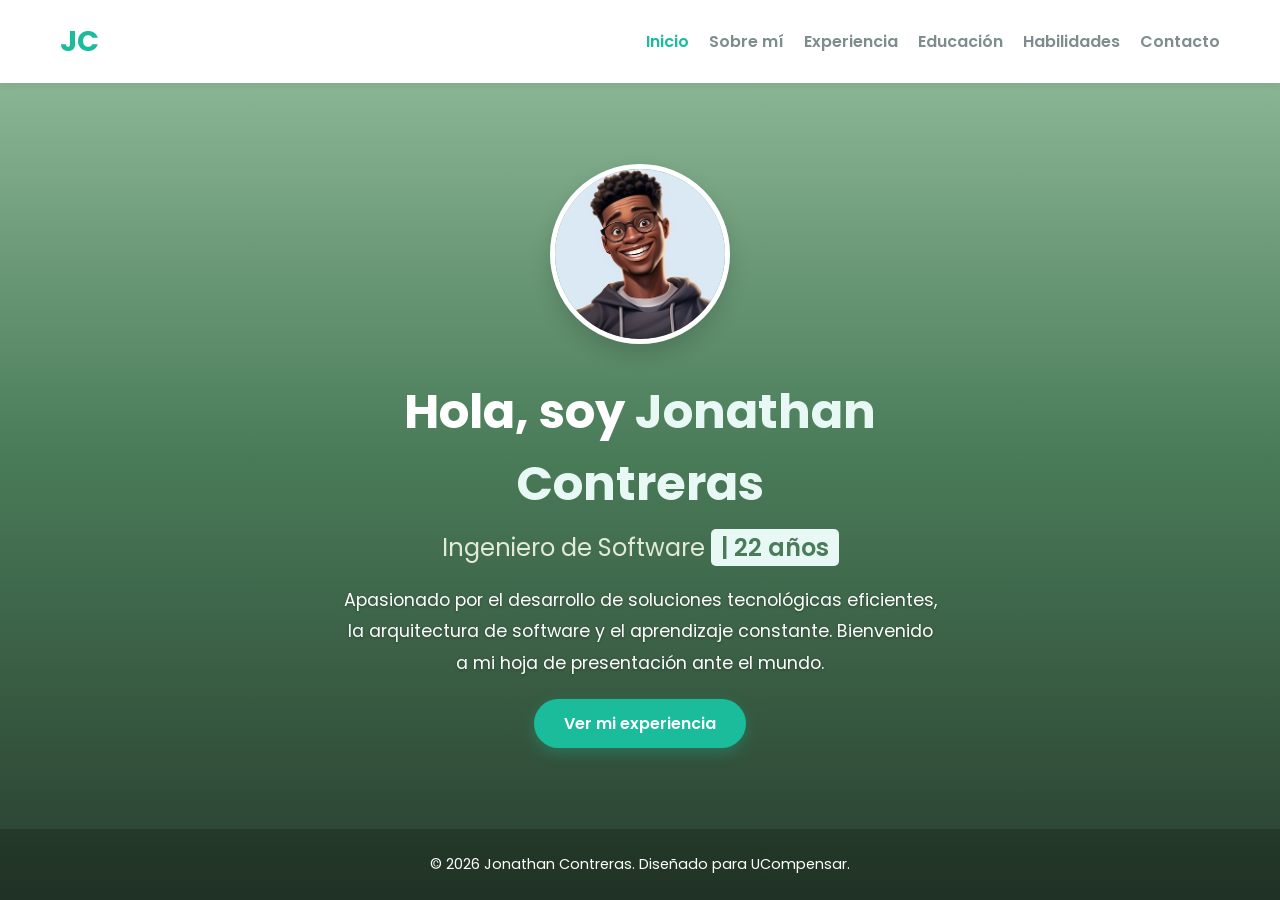
<file: index.html>
<!DOCTYPE html>
<html lang="es">
<head>
    <meta charset="UTF-8">
    <meta name="viewport" content="width=device-width, initial-scale=1.0">
    <title>Jonathan Contreras | Ingeniero de Software</title>
    <link rel="stylesheet" href="css/styles.css">
</head>
<body>

    <header>
        <nav class="navbar">
            <div class="logo">JC</div>
            <ul class="nav-links">
                <li><a href="index.html" class="active">Inicio</a></li>
                <li><a href="about.html">Sobre mí</a></li>
                <li><a href="experience.html">Experiencia</a></li>
                <li><a href="education.html">Educación</a></li>
                <li><a href="skills.html">Habilidades</a></li>
                <li><a href="contact.html">Contacto</a></li>
            </ul>
        </nav>
    </header>

    <main class="hero-container">
        <section class="hero-content">
            <div class="profile-area">
                <img src="img/foto.jpg" alt="Foto de Jonathan Contreras" class="profile-img">
            </div>
            
            <h1>Hola, soy <strong>Jonathan Contreras</strong></h1>
            <h2>Ingeniero de Software <span class="highlight">| 22 años</span></h2>
            
            <p class="intro-text">
                Apasionado por el desarrollo de soluciones tecnológicas eficientes, la arquitectura de software y el aprendizaje constante. Bienvenido a mi hoja de presentación ante el mundo.
            </p>
            
            <div class="cta-area">
                <a href="experience.html" class="btn-primary">Ver mi experiencia</a>
            </div>
        </section>
    </main>

    <footer>
        <p>&copy; 2026 Jonathan Contreras. Diseñado para UCompensar.</p>
    </footer>

</body>
</html>
</file>
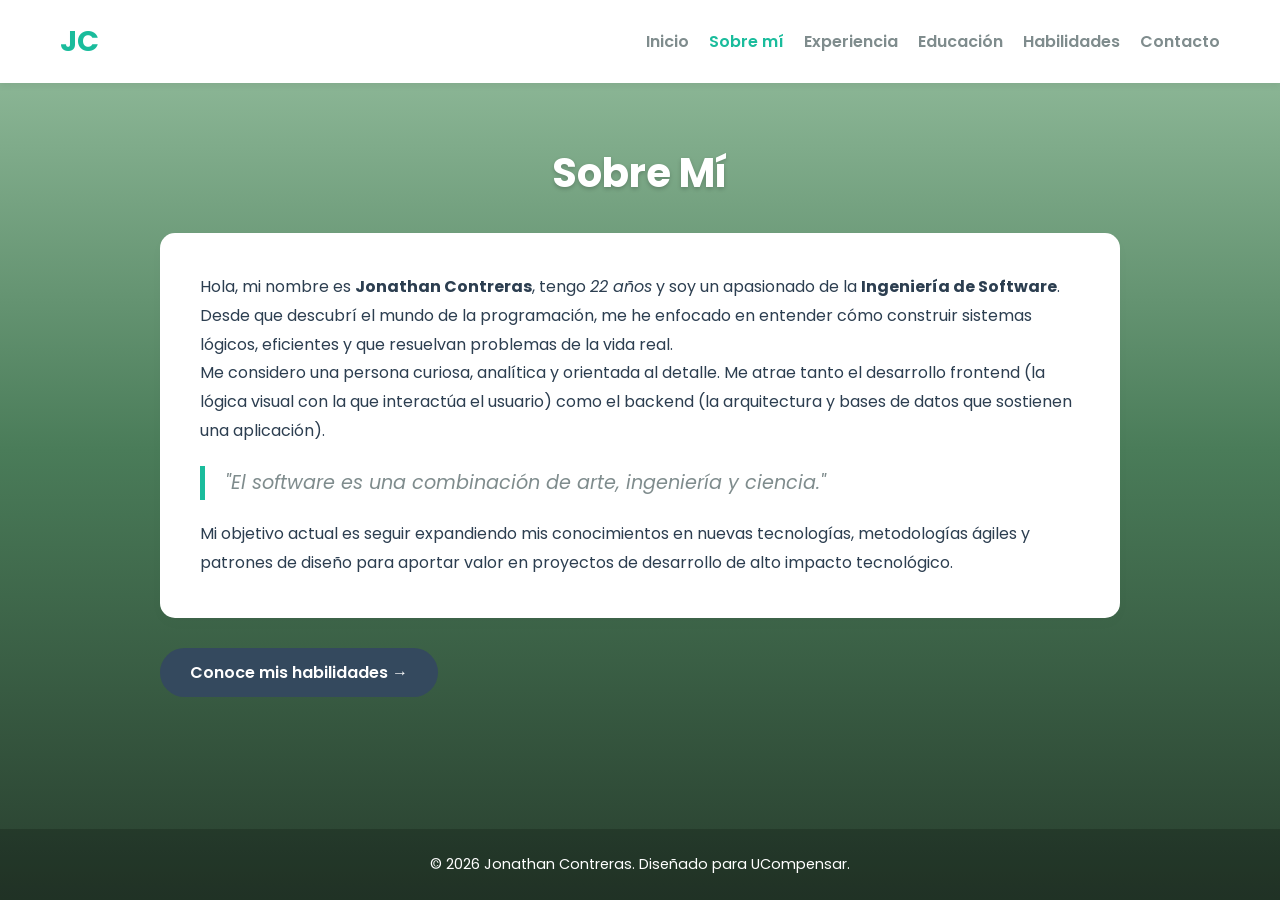
<file: about.html>
<!DOCTYPE html>
<html lang="es">
<head>
    <meta charset="UTF-8">
    <meta name="viewport" content="width=device-width, initial-scale=1.0">
    <title>Sobre Mí | Jonathan Contreras</title>
    <link rel="stylesheet" href="css/styles.css">
</head>
<body>

    <header>
        <nav class="navbar">
            <div class="logo">JC</div>
            <ul class="nav-links">
                <li><a href="index.html">Inicio</a></li>
                <li><a href="about.html" class="active">Sobre mí</a></li>
                <li><a href="experience.html">Experiencia</a></li>
                <li><a href="education.html">Educación</a></li>
                <li><a href="skills.html">Habilidades</a></li>
                <li><a href="contact.html">Contacto</a></li>
            </ul>
        </nav>
    </header>

    <main class="container">
        <section class="about-section">
            <h1 class="section-title">Sobre Mí</h1>
            
            <div class="about-card">
                <div class="about-text">
                    <p>
                        Hola, mi nombre es <strong>Jonathan Contreras</strong>, tengo <em>22 años</em> y soy un apasionado de la <strong>Ingeniería de Software</strong>. Desde que descubrí el mundo de la programación, me he enfocado en entender cómo construir sistemas lógicos, eficientes y que resuelvan problemas de la vida real.
                    </p>
                    <p>
                        Me considero una persona curiosa, analítica y orientada al detalle. Me atrae tanto el desarrollo frontend (la lógica visual con la que interactúa el usuario) como el backend (la arquitectura y bases de datos que sostienen una aplicación).
                    </p>
                    <blockquote>
                        "El software es una combinación de arte, ingeniería y ciencia."
                    </blockquote>
                    <p>
                        Mi objetivo actual es seguir expandiendo mis conocimientos en nuevas tecnologías, metodologías ágiles y patrones de diseño para aportar valor en proyectos de desarrollo de alto impacto tecnológico.
                    </p>
                </div>
            </div>
            
            <div class="cta-area">
                <a href="skills.html" class="btn-secondary">Conoce mis habilidades →</a>
            </div>
        </section>
    </main>

    <footer>
        <p>&copy; 2026 Jonathan Contreras. Diseñado para UCompensar.</p>
    </footer>

</body>
</html>
</file>
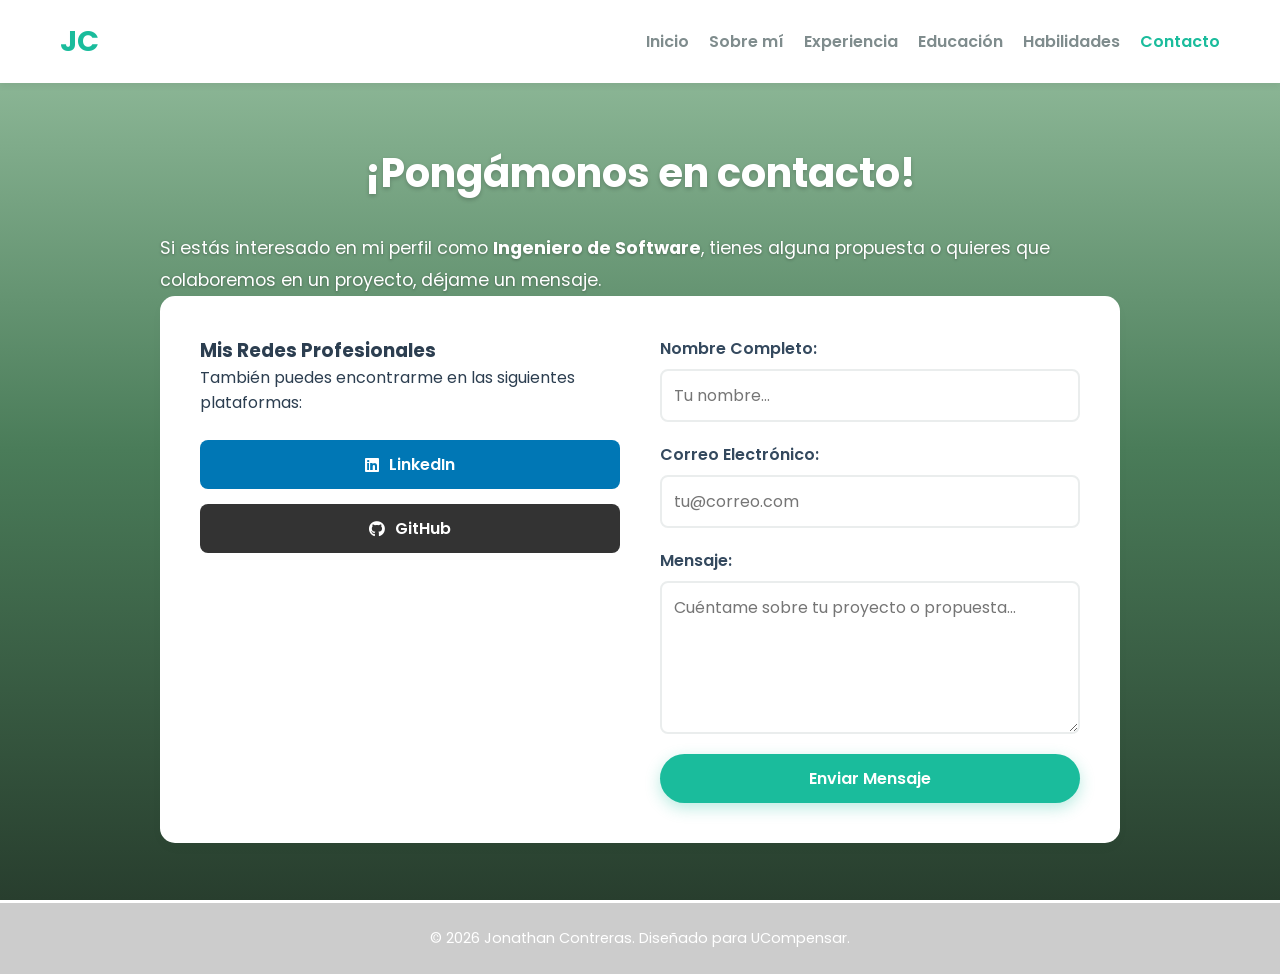
<file: contact.html>
<!DOCTYPE html>
<html lang="es">
<head>
    <meta charset="UTF-8">
    <meta name="viewport" content="width=device-width, initial-scale=1.0">
    <title>Contacto | Jonathan Contreras</title>
    <link rel="stylesheet" href="css/styles.css">
    <link rel="stylesheet" href="https://cdnjs.cloudflare.com/ajax/libs/font-awesome/6.5.1/css/all.min.css">
</head>
<body>

    <header>
        <nav class="navbar">
            <div class="logo">JC</div>
            <ul class="nav-links">
                <li><a href="index.html">Inicio</a></li>
                <li><a href="about.html">Sobre mí</a></li>
                <li><a href="experience.html">Experiencia</a></li>
                <li><a href="education.html">Educación</a></li>
                <li><a href="skills.html">Habilidades</a></li>
                <li><a href="contact.html" class="active">Contacto</a></li>
            </ul>
        </nav>
    </header>

    <main class="container">
        <section class="contact-section">
            <h1 class="section-title">¡Pongámonos en contacto!</h1>
            <p class="intro-text">Si estás interesado en mi perfil como <strong>Ingeniero de Software</strong>, tienes alguna propuesta o quieres que colaboremos en un proyecto, déjame un mensaje.</p>

            <div class="contact-grid">
                <div class="contact-info">
                    <h3>Mis Redes Profesionales</h3>
                    <p>También puedes encontrarme en las siguientes plataformas:</p>
                    <div class="social-links">
                        <a href="https://linkedin.com" target="_blank" class="social-btn linkedin">
                            <i class="fa-brands fa-linkedin"></i> LinkedIn
                        </a>
                        <a href="https://github.com" target="_blank" class="social-btn github">
                            <i class="fa-brands fa-github"></i> GitHub
                        </a>
                    </div>
                </div>

                <div class="contact-form-container">
                    <form action="#" method="POST" class="contact-form">
                        <div class="form-group">
                            <label for="name">Nombre Completo:</label>
                            <input type="text" id="name" name="name" placeholder="Tu nombre..." required>
                        </div>
                        <div class="form-group">
                            <label for="email">Correo Electrónico:</label>
                            <input type="email" id="email" name="email" placeholder="tu@correo.com" required>
                        </div>
                        <div class="form-group">
                            <label for="message">Mensaje:</label>
                            <textarea id="message" name="message" rows="5" placeholder="Cuéntame sobre tu proyecto o propuesta..." required></textarea>
                        </div>
                        <button type="submit" class="btn-primary form-btn">Enviar Mensaje</button>
                    </form>
                </div>
            </div>
        </section>
    </main>

    <footer>
        <p>&copy; 2026 Jonathan Contreras. Diseñado para UCompensar.</p>
    </footer>

</body>
</html>
</file>
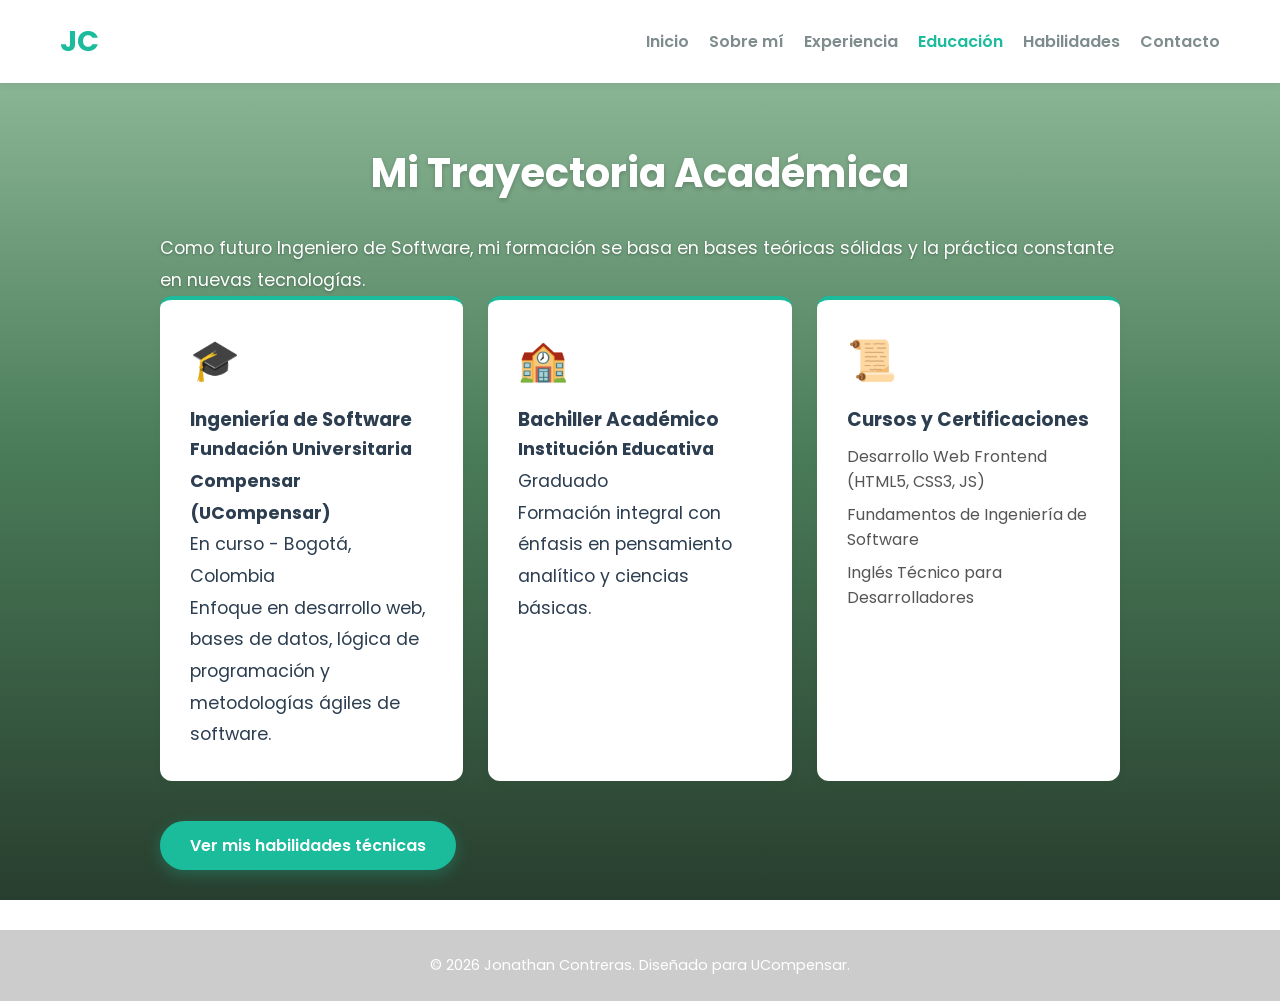
<file: education.html>
<!DOCTYPE html>
<html lang="es">
<head>
    <meta charset="UTF-8">
    <meta name="viewport" content="width=device-width, initial-scale=1.0">
    <title>Formación Académica | Jonathan Contreras</title>
    <link rel="stylesheet" href="css/styles.css">
</head>
<body>

    <header>
        <nav class="navbar">
            <div class="logo">JC</div>
            <ul class="nav-links">
                <li><a href="index.html">Inicio</a></li>
                <li><a href="about.html">Sobre mí</a></li>
                <li><a href="experience.html">Experiencia</a></li>
                <li><a href="education.html" class="active">Educación</a></li>
                <li><a href="skills.html">Habilidades</a></li>
                <li><a href="contact.html">Contacto</a></li>
            </ul>
        </nav>
    </header>

    <main class="container">
        <section class="education-section">
            <h1 class="section-title">Mi Trayectoria Académica</h1>
            
            <p class="intro-text">Como futuro Ingeniero de Software, mi formación se basa en bases teóricas sólidas y la práctica constante en nuevas tecnologías.</p>

            <div class="education-grid">
                <div class="edu-card">
                    <div class="edu-icon">🎓</div>
                    <h3>Ingeniería de Software</h3>
                    <p><strong>Fundación Universitaria Compensar (UCompensar)</strong></p>
                    <p class="edu-date">En curso - Bogotá, Colombia</p>
                    <p>Enfoque en desarrollo web, bases de datos, lógica de programación y metodologías ágiles de software.</p>
                </div>

                <div class="edu-card">
                    <div class="edu-icon">🏫</div>
                    <h3>Bachiller Académico</h3>
                    <p><strong>Institución Educativa</strong></p>
                    <p class="edu-date">Graduado</p>
                    <p>Formación integral con énfasis en pensamiento analítico y ciencias básicas.</p>
                </div>

                <div class="edu-card">
                    <div class="edu-icon">📜</div>
                    <h3>Cursos y Certificaciones</h3>
                    <ul class="edu-list">
                        <li>Desarrollo Web Frontend (HTML5, CSS3, JS)</li>
                        <li>Fundamentos de Ingeniería de Software</li>
                        <li>Inglés Técnico para Desarrolladores</li>
                    </ul>
                </div>
            </div>
            
            <div class="cta-area">
                <a href="skills.html" class="btn-primary">Ver mis habilidades técnicas</a>
            </div>
        </section>
    </main>

    <footer>
        <p>&copy; 2026 Jonathan Contreras. Diseñado para UCompensar.</p>
    </footer>

</body>
</html>
</file>
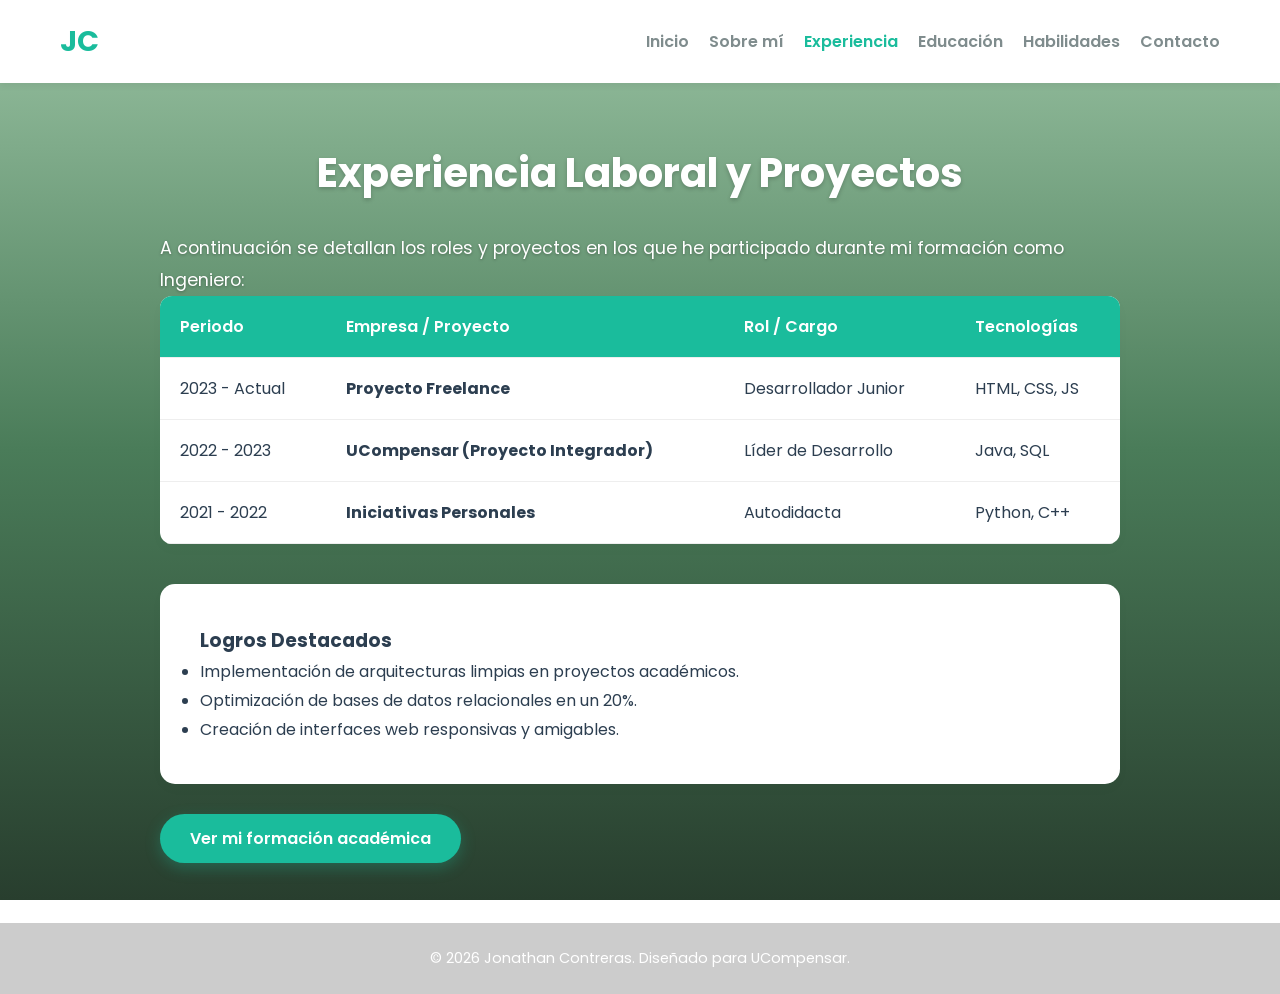
<file: experience.html>
<!DOCTYPE html>
<html lang="es">
<head>
    <meta charset="UTF-8">
    <meta name="viewport" content="width=device-width, initial-scale=1.0">
    <title>Experiencia Laboral | Jonathan Contreras</title>
    <link rel="stylesheet" href="css/styles.css">
</head>
<body>

    <header>
        <nav class="navbar">
            <div class="logo">JC</div>
            <ul class="nav-links">
                <li><a href="index.html">Inicio</a></li>
                <li><a href="about.html">Sobre mí</a></li>
                <li><a href="experience.html" class="active">Experiencia</a></li>
                <li><a href="education.html">Educación</a></li>
                <li><a href="skills.html">Habilidades</a></li>
                <li><a href="contact.html">Contacto</a></li>
            </ul>
        </nav>
    </header>

    <main class="container">
        <section class="experience-section">
            <h1 class="section-title">Experiencia Laboral y Proyectos</h1>
            
            <p class="intro-table-text">A continuación se detallan los roles y proyectos en los que he participado durante mi formación como Ingeniero:</p>

            <div class="table-wrapper">
                <table class="experience-table">
                    <thead>
                        <tr>
                            <th>Periodo</th>
                            <th>Empresa / Proyecto</th>
                            <th>Rol / Cargo</th>
                            <th>Tecnologías</th>
                        </tr>
                    </thead>
                    <tbody>
                        <tr>
                            <td>2023 - Actual</td>
                            <td><strong>Proyecto Freelance</strong></td>
                            <td>Desarrollador Junior</td>
                            <td>HTML, CSS, JS</td>
                        </tr>
                        <tr>
                            <td>2022 - 2023</td>
                            <td><strong>UCompensar (Proyecto Integrador)</strong></td>
                            <td>Líder de Desarrollo</td>
                            <td>Java, SQL</td>
                        </tr>
                        <tr>
                            <td>2021 - 2022</td>
                            <td><strong>Iniciativas Personales</strong></td>
                            <td>Autodidacta</td>
                            <td>Python, C++</td>
                        </tr>
                    </tbody>
                </table>
            </div>

            <div class="projects-grid">
                <div class="project-card">
                    <h3>Logros Destacados</h3>
                    <ul>
                        <li>Implementación de arquitecturas limpias en proyectos académicos.</li>
                        <li>Optimización de bases de datos relacionales en un 20%.</li>
                        <li>Creación de interfaces web responsivas y amigables.</li>
                    </ul>
                </div>
            </div>
            
            <div class="cta-area">
                <a href="education.html" class="btn-primary">Ver mi formación académica</a>
            </div>
        </section>
    </main>

    <footer>
        <p>&copy; 2026 Jonathan Contreras. Diseñado para UCompensar.</p>
    </footer>

</body>
</html>
</file>
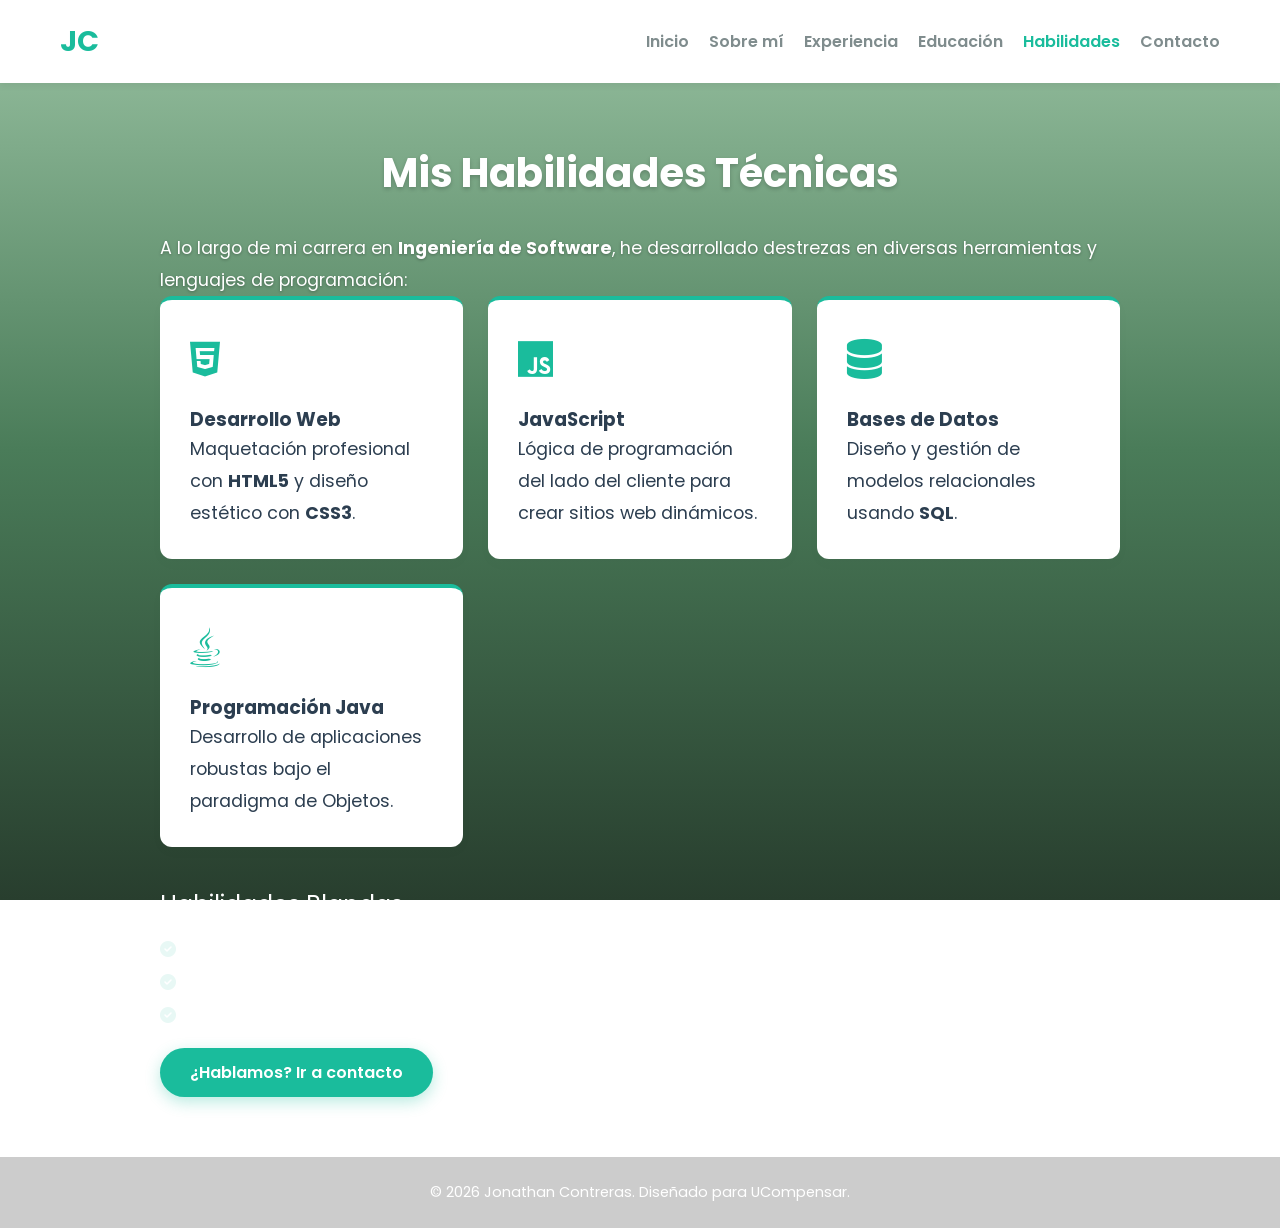
<file: skills.html>
<!DOCTYPE html>
<html lang="es">
<head>
    <meta charset="UTF-8">
    <meta name="viewport" content="width=device-width, initial-scale=1.0">
    <title>Habilidades | Jonathan Contreras</title>
    <link rel="stylesheet" href="css/styles.css">
    <link rel="stylesheet" href="https://cdnjs.cloudflare.com/ajax/libs/font-awesome/6.5.1/css/all.min.css">
</head>
<body>

    <header>
        <nav class="navbar">
            <div class="logo">JC</div>
            <ul class="nav-links">
                <li><a href="index.html">Inicio</a></li>
                <li><a href="about.html">Sobre mí</a></li>
                <li><a href="experience.html">Experiencia</a></li>
                <li><a href="education.html">Educación</a></li>
                <li><a href="skills.html" class="active">Habilidades</a></li>
                <li><a href="contact.html">Contacto</a></li>
            </ul>
        </nav>
    </header>

    <main class="container">
        <section class="skills-section">
            <h1 class="section-title">Mis Habilidades Técnicas</h1>
            
            <p class="intro-text">A lo largo de mi carrera en <strong>Ingeniería de Software</strong>, he desarrollado destrezas en diversas herramientas y lenguajes de programación:</p>

            <div class="skills-grid">
                <div class="skill-card">
                    <div class="skill-icon"><i class="fa-brands fa-html5"></i></div>
                    <h3>Desarrollo Web</h3>
                    <p>Maquetación profesional con <strong>HTML5</strong> y diseño estético con <strong>CSS3</strong>.</p>
                </div>

                <div class="skill-card">
                    <div class="skill-icon"><i class="fa-brands fa-js"></i></div>
                    <h3>JavaScript</h3>
                    <p>Lógica de programación del lado del cliente para crear sitios web dinámicos.</p>
                </div>

                <div class="skill-card">
                    <div class="skill-icon"><i class="fa-solid fa-database"></i></div>
                    <h3>Bases de Datos</h3>
                    <p>Diseño y gestión de modelos relacionales usando <strong>SQL</strong>.</p>
                </div>

                <div class="skill-card">
                    <div class="skill-icon"><i class="fa-brands fa-java"></i></div>
                    <h3>Programación Java</h3>
                    <p>Desarrollo de aplicaciones robustas bajo el paradigma de Objetos.</p>
                </div>
            </div>

            <div class="soft-skills">
                <h2 class="sub-title">Habilidades Blandas</h2>
                <ul class="styled-list">
                    <li><i class="fa-solid fa-check-circle"></i> Trabajo en equipo y comunicación asertiva.</li>
                    <li><i class="fa-solid fa-check-circle"></i> Resolución de problemas complejos.</li>
                    <li><i class="fa-solid fa-check-circle"></i> Capacidad de aprendizaje autodidacta.</li>
                </ul>
            </div>
            
            <div class="cta-area">
                <a href="contact.html" class="btn-primary">¿Hablamos? Ir a contacto</a>
            </div>
        </section>
    </main>

    <footer>
        <p>&copy; 2026 Jonathan Contreras. Diseñado para UCompensar.</p>
    </footer>

</body>
</html>
</file>
<file: css/styles.css>
/* ==============================================
   1. VARIABLES Y CONFIGURACIÓN GENERAL (Fuentes y Colores)
   =============================================== */
@import url('https://fonts.googleapis.com/css2?family=Poppins:wght@300;400;600;700&display=swap');

* {
    margin: 0;
    padding: 0;
    box-sizing: border-box;
    font-family: 'Poppins', sans-serif;
}

body {
    /* Degradado lineal de verde claro a verde oscuro profundo según tu imagen */
    background: linear-gradient(180deg, #99c2a2 0%, #4a7c59 50%, #283e2e 100%);
    background-attachment: fixed; /* Mantiene el fondo estático al hacer scroll */
    color: #2c3e50;
    display: flex;
    flex-direction: column;
    min-height: 100vh;
}

/* Contenedor global de las páginas internas */
.container {
    max-width: 1000px;
    margin: 40px auto;
    padding: 20px;
    flex: 1;
}

/* Titulares de sección corregidos a blanco para alta legibilidad */
.section-title {
    font-size: 2.5rem;
    color: #ffffff; 
    text-align: center;
    margin-bottom: 30px;
    position: relative;
    text-shadow: 0 2px 4px rgba(0, 0, 0, 0.2);
}

/* Enunciados descriptivos generales cambiados a blanco para un contraste perfecto */
.intro-text, 
.intro-table-text, 
.education-section p, 
.skills-section p, 
.experience-section p {
    font-size: 1.1rem;
    line-height: 1.8;
    color: #ffffff; 
    text-shadow: 0 1px 3px rgba(0, 0, 0, 0.3);
}

/* ==============================================
   2. NAVBAR / MENÚ DE NAVEGACIÓN (Propiedades Flexbox)
   =============================================== */
header {
    background-color: #ffffff;
    box-shadow: 0 4px 6px rgba(0, 0, 0, 0.05);
    position: sticky;
    top: 0;
    z-index: 100;
}

.navbar {
    display: flex;
    justify-content: space-between;
    align-items: center;
    max-width: 1200px;
    margin: 0 auto;
    padding: 20px;
}

.logo {
    font-size: 1.8rem;
    font-weight: 700;
    color: #1abc9c;
}

.nav-links {
    display: flex;
    list-style: none;
    gap: 20px;
}

.nav-links a {
    text-decoration: none;
    color: #7f8c8d;
    font-weight: 600;
    transition: color 0.3s ease;
}

.nav-links a:hover, 
.nav-links a.active {
    color: #1abc9c;
}

/* ==============================================
   3. SECCIÓN HERO (Página de Inicio / index.html)
   =============================================== */
.hero-container {
    display: flex;
    justify-content: center;
    align-items: center;
    flex: 1;
    padding: 40px 20px;
}

.hero-content {
    text-align: center;
    max-width: 600px;
}

.profile-area {
    margin-bottom: 25px;
}

.profile-img {
    width: 180px;
    height: 180px;
    border-radius: 50%;
    object-fit: cover;
    border: 5px solid #ffffff; /* Borde blanco para que resalte sobre el verde */
    box-shadow: 0 10px 20px rgba(0, 0, 0, 0.15);
}

h1 {
    font-size: 3rem;
    margin-bottom: 10px;
    color: #ffffff; /* Nombre principal en blanco */
}

h1 strong {
    color: #e8f8f5; /* Énfasis en verde agua muy claro */
}

h2 {
    font-size: 1.5rem;
    font-weight: 400;
    color: #e2ebd5; /* Subtítulo en tono pastel claro legible */
    margin-bottom: 20px;
}

.highlight {
    background-color: #e8f8f5;
    color: #4a7c59;
    padding: 2px 10px;
    border-radius: 5px;
    font-weight: 600;
}

/* Botones con bordes redondeados */
.btn-primary, .btn-secondary {
    display: inline-block;
    padding: 12px 30px;
    border-radius: 30px;
    text-decoration: none;
    font-weight: 600;
    transition: all 0.3s ease;
}

.btn-primary {
    background-color: #1abc9c;
    color: #ffffff;
    box-shadow: 0 5px 15px rgba(26, 188, 156, 0.3);
}

.btn-primary:hover {
    background-color: #16a085;
    transform: translateY(-3px);
}

.btn-secondary {
    background-color: #34495e;
    color: #ffffff;
}

.btn-secondary:hover {
    background-color: #2c3e50;
    transform: translateY(-3px);
}

.cta-area {
    margin-top: 20px;
}

/* ==============================================
   4. TARJETAS Y MALLAS (Páginas Internas - CSS Grid)
   =============================================== */
.about-card, .project-card {
    background-color: #ffffff;
    padding: 40px;
    border-radius: 15px;
    box-shadow: 0 5px 15px rgba(0,0,0,0.02);
    margin-bottom: 30px;
    line-height: 1.8;
}

blockquote {
    border-left: 5px solid #1abc9c;
    padding-left: 20px;
    margin: 20px 0;
    font-style: italic;
    color: #7f8c8d;
    font-size: 1.2rem;
}

.education-grid, .skills-grid {
    display: grid;
    grid-template-columns: repeat(auto-fit, minmax(280px, 1fr));
    gap: 25px;
    margin-bottom: 40px;
}

.edu-card, .skill-card {
    background-color: #ffffff;
    padding: 30px;
    border-radius: 12px;
    box-shadow: 0 5px 15px rgba(0,0,0,0.02);
    border-top: 4px solid #1abc9c;
    transition: transform 0.3s ease;
}

.edu-card p, .skill-card p {
    color: #2c3e50 !important; /* Mantiene los textos dentro de tarjetas oscuros para leer sobre fondo blanco */
    text-shadow: none !important;
}

.edu-card:hover, .skill-card:hover {
    transform: translateY(-5px);
}

.edu-icon, .skill-icon {
    font-size: 2.5rem;
    color: #1abc9c;
    margin-bottom: 15px;
}

.edu-date {
    font-size: 0.9rem;
    color: #95a5a6 !important;
}

.edu-list, .styled-list {
    list-style: none;
    margin-top: 10px;
}

.edu-list li, .styled-list li {
    margin-bottom: 8px;
    color: #555;
}

.styled-list li {
    color: #ffffff !important; /* Lista de habilidades blandas sobre fondo verde en blanco */
}

.styled-list li i {
    color: #e8f8f5;
    margin-right: 8px;
}

.sub-title {
    color: #ffffff;
    margin-top: 20px;
    margin-bottom: 15px;
}

/* ==============================================
   5. DISEÑO DE TABLAS (experience.html)
   =============================================== */
.table-wrapper {
    overflow-x: auto;
    background-color: #ffffff;
    border-radius: 12px;
    box-shadow: 0 5px 15px rgba(0,0,0,0.02);
    margin-bottom: 40px;
}

.experience-table {
    width: 100%;
    border-collapse: collapse;
    text-align: left;
}

.experience-table th, .experience-table td {
    padding: 18px 20px;
}

.experience-table td {
    color: #2c3e50; /* Texto de celdas oscuro para leer sobre el fondo blanco */
}

.experience-table th {
    background-color: #1abc9c;
    color: #ffffff;
    font-weight: 600;
}

.experience-table tr {
    border-bottom: 1px solid #eee;
    transition: background-color 0.2s ease;
}

.experience-table tr:hover {
    background-color: #fcfcfc;
}

/* ==============================================
   6. FORMULARIO Y CONTACTO (contact.html)
   =============================================== */
.contact-grid {
    display: grid;
    grid-template-columns: repeat(auto-fit, minmax(320px, 1fr));
    gap: 40px;
    background-color: #ffffff;
    padding: 40px;
    border-radius: 15px;
    box-shadow: 0 5px 15px rgba(0,0,0,0.02);
}

.contact-info h3, .contact-info p {
    color: #2c3e50 !important;
    text-shadow: none !important;
}

.social-links {
    display: flex;
    flex-direction: column;
    gap: 15px;
    margin-top: 25px;
}

.social-btn {
    display: flex;
    align-items: center;
    justify-content: center;
    gap: 10px;
    padding: 12px;
    border-radius: 8px;
    text-decoration: none;
    color: white;
    font-weight: 600;
    transition: opacity 0.3s;
}

.linkedin { background-color: #0077b5; }
.github { background-color: #333333; }
.social-btn:hover { opacity: 0.9; }

.contact-form {
    display: flex;
    flex-direction: column;
    gap: 20px;
}

.form-group {
    display: flex;
    flex-direction: column;
    gap: 8px;
}

.form-group label {
    font-weight: 600;
    color: #34495e;
}

.form-group input, .form-group textarea {
    padding: 12px;
    border: 2px solid #eaeded;
    border-radius: 8px;
    font-size: 1rem;
    outline: none;
    transition: border-color 0.3s;
    color: #2c3e50;
}

.form-group input:focus, .form-group textarea:focus {
    border-color: #1abc9c;
}

.form-btn {
    border: none;
    cursor: pointer;
    font-size: 1rem;
}

/* ==============================================
   7. FOOTER / PIE DE PÁGINA
   =============================================== */
footer {
    background-color: rgba(0, 0, 0, 0.2); /* Fondo sutil oscuro transparente */
    color: #ffffff; /* Letras blancas legibles */
    text-align: center;
    padding: 25px;
    font-size: 0.9rem;
    margin-top: auto;
}
</file>
